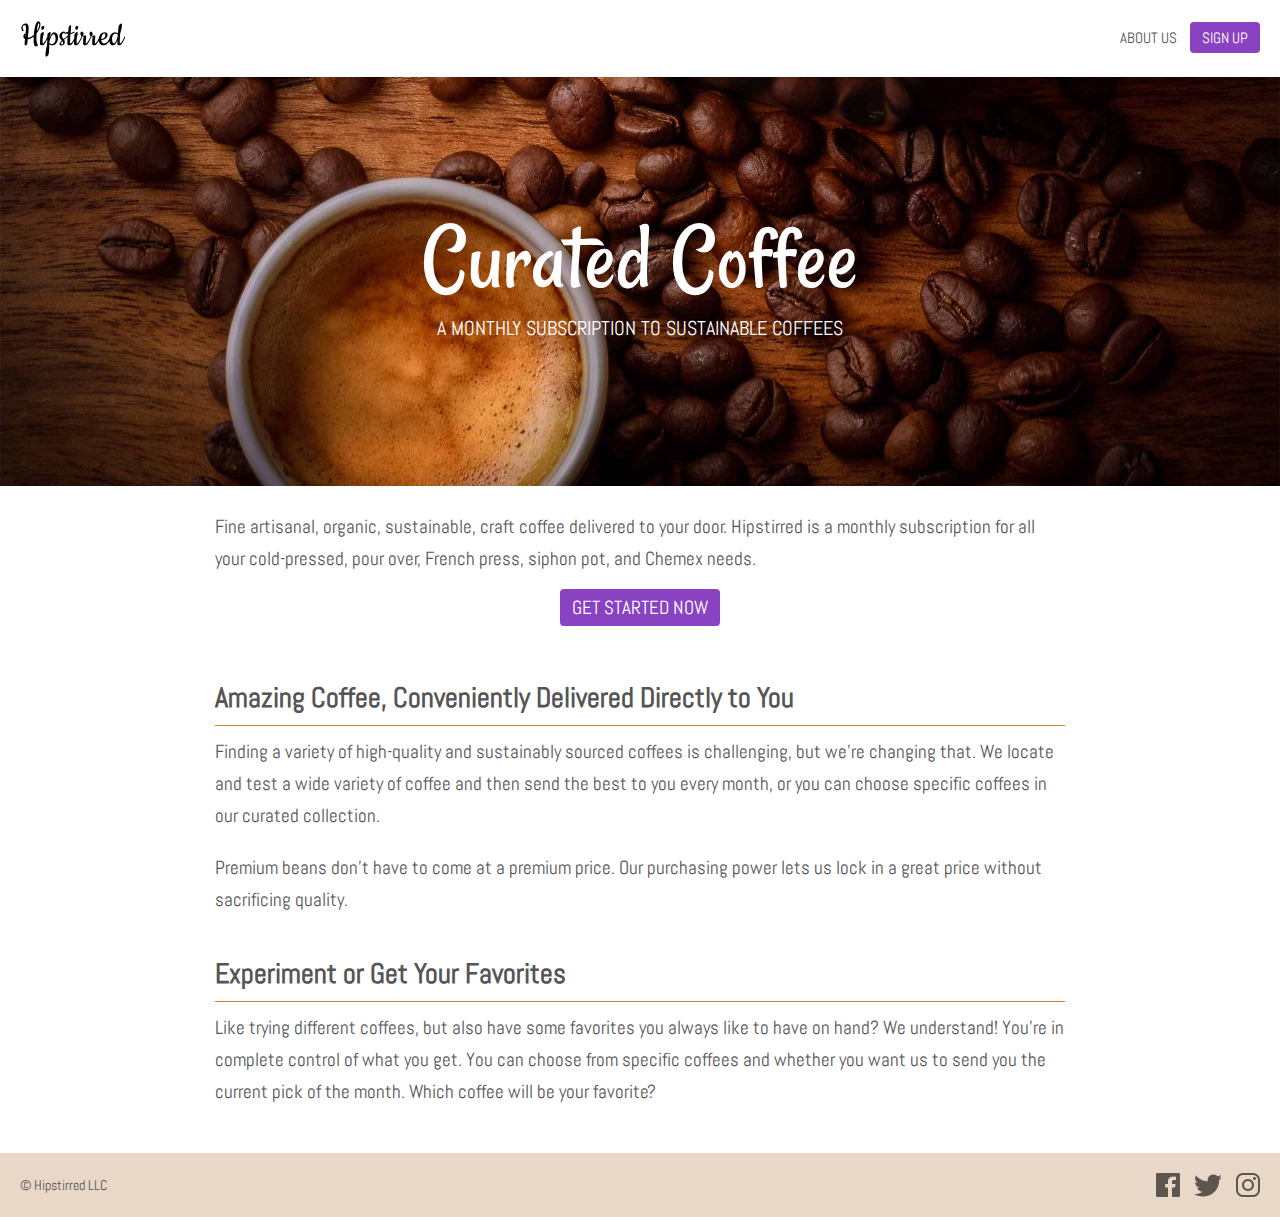
<file: Server Side Includes/SSI Class Files/Hipstirred SSI/index.html>
<!DOCTYPE html>
<html lang="en">
<head>
	<meta charset="UTF-8">
	<meta name="viewport" content="width=device-width, initial-scale=1">
	<title>Artisanal Coffee Curators | Hipstirred</title>
	<link href="https://fonts.googleapis.com/css2?family=Abel&family=Rancho&display=swap" rel="stylesheet">
	<link rel="stylesheet" href="main.css">
</head>
<body>
	<div class="wrapper">
		<header>
			<a href="index.html"><img src="images/logo@2x.png" class="logo" height="36" width="105" alt="Hipstirred"></a>
			<nav>
				<ul>
					<li><a href="about/our-story.html">About Us</a></li>
					<li><a href="signup.html" class="button">Sign Up</a></li>
				</ul>
			</nav>
		</header>
		<div class="hero">
			<h1>Curated Coffee</h1>
			<h2>A monthly subscription to sustainable coffees</h2>
		</div>
		<main>
			<p>Fine artisanal, organic, sustainable, craft coffee delivered to your door. Hipstirred is a monthly subscription for all your cold-pressed, pour over, French press, siphon pot, and Chemex needs.</p>
			
			<div class="call-to-action">
				<a href="signup.html" class="button">Get Started Now</a>
			</div>

			<h3>Amazing Coffee, Conveniently Delivered Directly to You</h3>
			<p>Finding a variety of high-quality and sustainably sourced coffees is challenging, but we’re changing that. We locate and test a wide variety of coffee and then send the best to you every month, or you can choose specific coffees in our curated collection.</p>
			<p>Premium beans don’t have to come at a premium price. Our purchasing power lets us lock in a great price without sacrificing quality.</p>
		
			<h3>Experiment or Get Your Favorites</h3>
			<p>Like trying different coffees, but also have some favorites you always like to have on hand? We understand! You’re in complete control of what you get. You can choose from specific coffees and whether you want us to send you the current pick of the month. Which coffee will be your favorite?</p>
		</main>
	</div>
	<footer>
		<div class="wrapper">
			<div class="social">
				<a href="https://www.facebook.com">
					<img src="images/facebook@2x.png" width="24" height="24" alt="Facebook">
				</a>
				<a href="https://twitter.com">
					<img src="images/twitter@2x.png" width="28" height="23" alt="Twitter">
				</a>
				<a href="https://www.instagram.com">
					<img src="images/instagram@2x.png" width="24" height="24" alt="Instagram">
				</a>
			</div>
			<p>© Hipstirred LLC</p>
		</div>
	</footer>
</body>
</html>
</file>
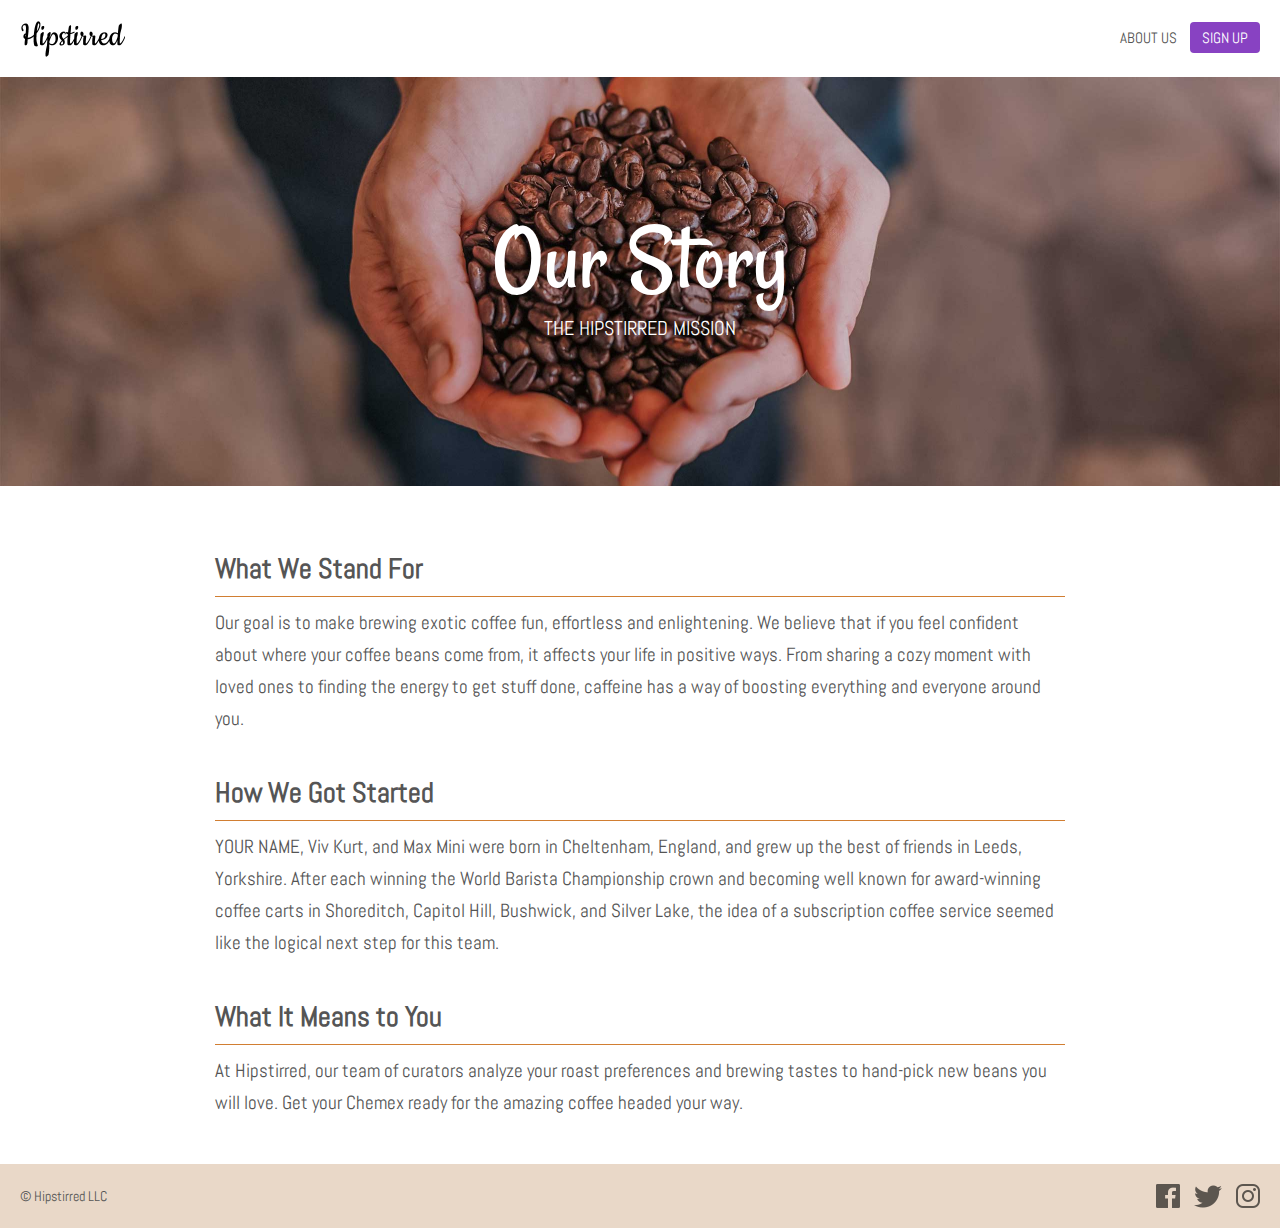
<file: Server Side Includes/SSI Class Files/Hipstirred SSI/about/our-story.html>
<!DOCTYPE html>
<html lang="en">
<head>
	<meta charset="UTF-8">
	<meta name="viewport" content="width=device-width, initial-scale=1">
	<title>About Us | Hipstirred</title>
	<link href="https://fonts.googleapis.com/css2?family=Abel&family=Rancho&display=swap" rel="stylesheet">
	<link rel="stylesheet" href="../main.css">
</head>
<body class="about">
	<div class="wrapper">
		<header>
			<a href="../index.html"><img src="../images/logo@2x.png" class="logo" height="36" width="105" alt="Hipstirred"></a>
			<nav>
				<ul>
					<li><a href="our-story.html">About Us</a></li>
					<li><a href="../signup.html" class="button">Sign Up</a></li>
				</ul>
			</nav>
		</header>
		<div class="hero">
			<h1>Our Story</h1>
			<h2>The Hipstirred Mission</h2>
		</div>
		<main>
			<h3>What We Stand For</h3>
			<p>Our goal is to make brewing exotic coffee fun, effortless and enlightening. We believe that if you feel confident about where your coffee beans come from, it affects your life in positive ways. From sharing a cozy moment with loved ones to finding the energy to get stuff done, caffeine has a way of boosting everything and everyone around you.</p>
			
			<h3>How We Got Started</h3>
			<p>YOUR NAME, Viv Kurt, and Max Mini were born in Cheltenham, England, and grew up the best of friends in Leeds, Yorkshire. After each winning the World Barista Championship crown and becoming well known for award-winning coffee carts in Shoreditch, Capitol Hill, Bushwick, and Silver Lake, the idea of a subscription coffee service seemed like the logical next step for this team.</p>
			
			<h3>What It Means to You</h3>
			<p>At Hipstirred, our team of curators analyze your roast preferences and brewing tastes to hand-pick new beans you will love. Get your Chemex ready for the amazing coffee headed your way.</p>
		</main>
	</div>
	<footer>
		<div class="wrapper">
			<div class="social">
				<a href="https://www.facebook.com">
					<img src="../images/facebook@2x.png" width="24" height="24" alt="Facebook">
				</a>
				<a href="https://twitter.com">
					<img src="../images/twitter@2x.png" width="28" height="23" alt="Twitter">
				</a>
				<a href="https://www.instagram.com">
					<img src="../images/instagram@2x.png" width="24" height="24" alt="Instagram">
				</a>
			</div>
			<p>© Hipstirred LLC</p>
		</div>
	</footer>
</body>
</html>
</file>
<file: Server Side Includes/SSI Class Files/Hipstirred SSI/main.css>
body {
	font-family: 'Abel', sans-serif;
	font-size: 19px;
	color: #555;
	margin: 0;
	min-width: 320px;
}
h1 {
	font-family: 'Rancho', sans-serif;
	font-size: 95px;
	line-height: 90px;
	font-weight: 400;
	margin-top: 10px;
	margin-bottom: 10px;
}
h2 {
	font-size: 20px;
	font-weight: normal;
	text-transform: uppercase;
	margin-top: 0;
}
h3 {
	font-size: 28px;
	border-bottom: 1px solid #d17e32;
	padding-bottom: 10px;
	margin-top: 40px;
	margin-bottom: 10px;
}
p {
	line-height: 32px;
	margin-top: 0;
	margin-bottom: 20px;
}
.wrapper {
	max-width: 1280px;
	margin-right: auto;
	margin-left: auto;
}
.button {
	background-color: #8842c2;
	color: #fff;
	padding-top: 6px;
	padding-bottom: 6px;
	padding-right: 12px;
	padding-left: 12px;
	border-radius: 4px;
	text-transform: uppercase;
	text-decoration: none;
}
.call-to-action {
	text-align: center;
	margin-bottom: 60px;
}
header {
	padding: 20px;
	line-height: 36px;
}
.logo {
	vertical-align: middle;
}
nav {
	float: right;
	font-size: 15px;
	text-transform: uppercase;
}
nav ul {
	list-style-type: none;
	margin: 0;
	padding: 0;
}
nav li {
	display: inline-block;
	margin-left: 10px;
}
nav a {
	color: #555;
	text-decoration: none;
}
.hero {
	text-align: center;
	padding: 10%;
	color: #fff;
	background-color: #520;
	background-image: url(images/hero@2x.jpg);
	background-position: center 75%;
	background-repeat: no-repeat;
	background-size: cover;
}
.about .hero {
	background-image: url(images/holding-coffee@2x.jpg);
}
main {
	max-width: 850px;
	padding: 25px;
	margin-right: auto;
	margin-left: auto;
}
footer {
	background-color: #e9d8c8;
	padding: 20px;
}
footer p {
	margin: 0;
	font-size: 14px;
	line-height: 24px;
}
.social {
	float: right;
}
.social a {
	text-decoration: none;
	margin-left: 10px;
	opacity: .6;
}
</file>
